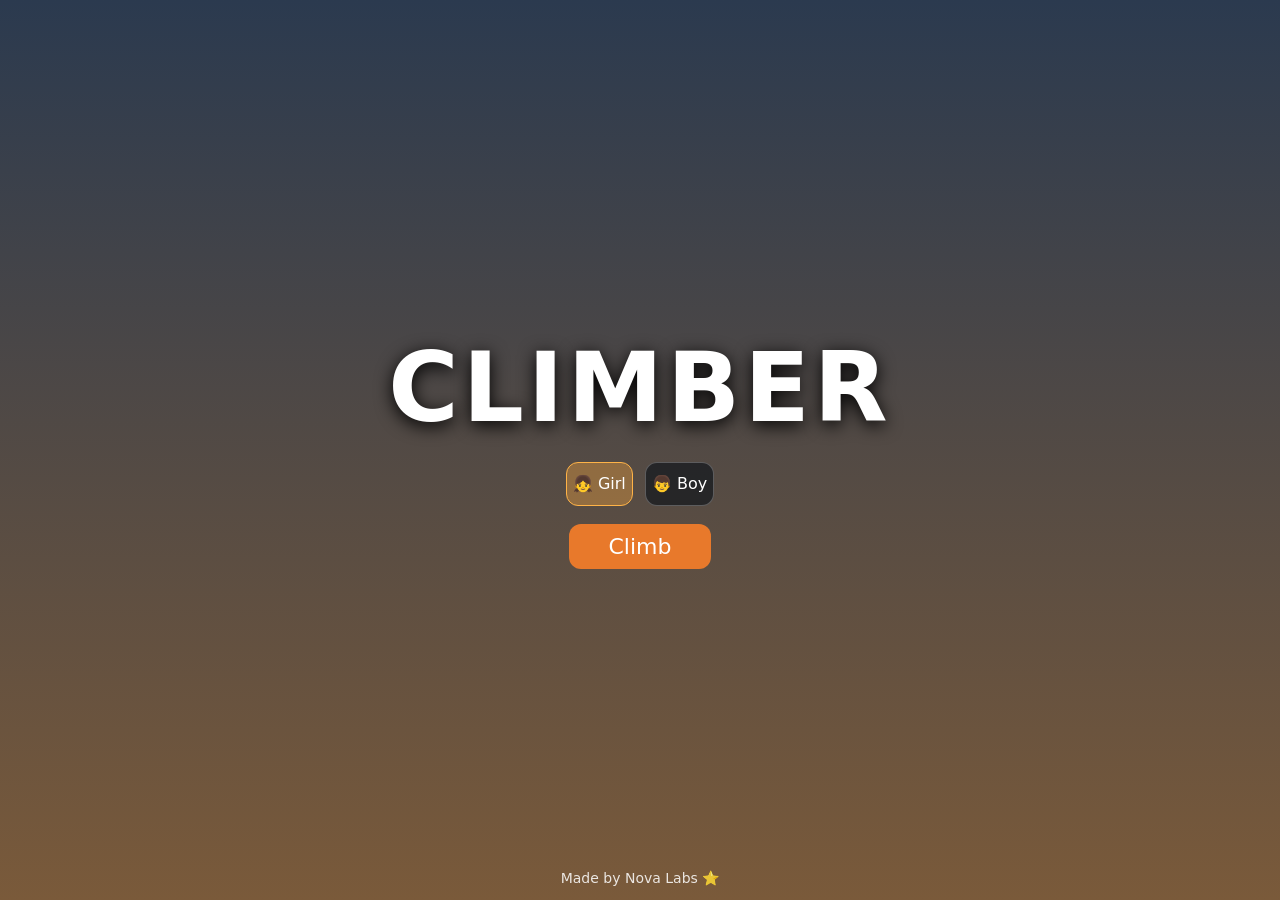
<file: index.html>
<!DOCTYPE html>
<html lang="en"><head>
<meta charset="utf-8"><title>Climber</title>
<meta name="viewport" content="width=device-width,initial-scale=1,maximum-scale=1,user-scalable=no,viewport-fit=cover">
<meta name="apple-mobile-web-app-capable" content="yes">
<link rel="stylesheet" href="engine/engine.css">
<link rel="stylesheet" href="ui/ui.css">
</head><body>
<div id="game"></div>
<div id="credit">Made by Nova Labs ⭐</div>
<script type="module" src="engine/main.js"></script>
<script defer src="audio/audio.js"></script>
<script defer src="ui/ui.js"></script>
</body></html>
</file>
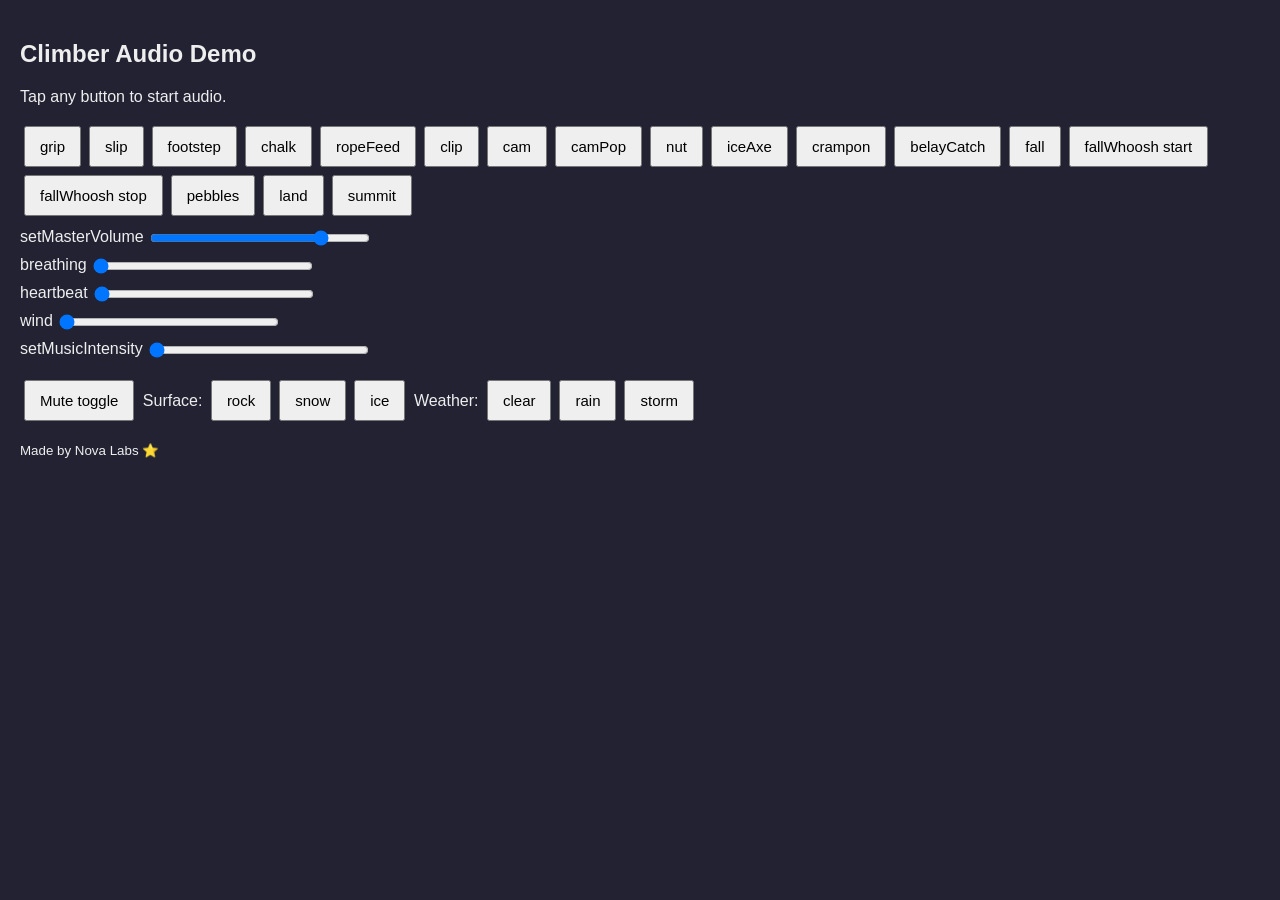
<file: audio/demo.html>
<!doctype html><html><head><meta charset="utf-8"><meta name="viewport" content="width=device-width,initial-scale=1"><title>Climber Audio Demo</title>
<style>body{font-family:sans-serif;background:#223;color:#eee;padding:12px}button{margin:4px;padding:10px 14px;font-size:15px}label{display:block;margin:8px 0}input{width:220px;vertical-align:middle}</style></head><body>
<h2>Climber Audio Demo</h2><p>Tap any button to start audio.</p><div id="b"></div><div id="s"></div>
<p><button id="mute">Mute toggle</button> Surface: <button data-s="rock">rock</button><button data-s="snow">snow</button><button data-s="ice">ice</button> Weather: <button data-w="clear">clear</button><button data-w="rain">rain</button><button data-w="storm">storm</button></p>
<p><small>Made by Nova Labs ⭐</small></p>
<script src="audio.js"></script><script>
var A=window.CLIMB_AUDIO;A.init();
var btns={grip:[0.8],slip:[],footstep:[],chalk:[],ropeFeed:[],clip:[],cam:[],camPop:[],nut:[],iceAxe:[],crampon:[],belayCatch:[0.8],fall:[],'fallWhoosh start':[true],'fallWhoosh stop':[false],pebbles:[],land:[],summit:[]};
Object.keys(btns).forEach(function(k){var b=document.createElement('button');b.textContent=k;b.onclick=function(){A[k.split(' ')[0]].apply(null,btns[k])};document.getElementById('b').appendChild(b)});
[['setMasterVolume',0,1,0.8],['breathing',0,1,0],['heartbeat',0,1,0],['wind',5300,8849,5300],['setMusicIntensity',0,1,0]].forEach(function(c){var l=document.createElement('label');l.textContent=c[0]+' ';var i=document.createElement('input');i.type='range';i.min=c[1];i.max=c[2];i.step=(c[2]-c[1])/100;i.value=c[3];i.oninput=function(){A[c[0]](+i.value)};l.appendChild(i);document.getElementById('s').appendChild(l)});
var m=false;document.getElementById('mute').onclick=function(){m=!m;A.mute(m)};
document.querySelectorAll('[data-w]').forEach(function(b){b.onclick=function(){A.weather(b.dataset.w)}});
document.querySelectorAll('[data-s]').forEach(function(b){b.onclick=function(){A.surface(b.dataset.s)}});
</script></body></html>
</file>
<file: engine/engine.css>
html,body{margin:0;height:100%;overflow:hidden;background:#87a9cf;touch-action:none;-webkit-user-select:none;user-select:none;font-family:-apple-system,system-ui,sans-serif}
#game,#game canvas{position:fixed;inset:0;width:100%;height:100%;display:block}
#credit{position:fixed;left:50%;transform:translateX(-50%);top:calc(4px + env(safe-area-inset-top));white-space:nowrap;font-size:11px;color:#fff;opacity:.8;text-shadow:0 1px 2px #000;pointer-events:none;z-index:50}
.climb-hud{position:fixed;z-index:20;color:#fff;text-shadow:0 1px 2px #000;font-size:13px}
body.has-ui .climb-hud{display:none!important}
#hud-bars{top:calc(8px + env(safe-area-inset-top));left:8px;width:150px}
.bar{height:8px;background:#0006;border-radius:4px;margin:2px 0 6px;overflow:hidden}.bar i{display:block;height:100%;width:100%}
#hud-limbs{left:8px;bottom:calc(24px + env(safe-area-inset-bottom));display:grid;grid-template-columns:repeat(2,52px);gap:6px}
#hud-gear{right:8px;bottom:calc(24px + env(safe-area-inset-bottom));display:flex;flex-direction:column;gap:6px}
.climb-hud button{font:600 12px system-ui;color:#fff;background:#0008;border:2px solid #fff6;border-radius:10px;padding:8px 6px;min-width:52px}
.climb-hud button.on{border-color:#ffd23a;background:#a7720088}
#hud-msg{top:40%;left:0;right:0;text-align:center;font-size:20px;font-weight:700;pointer-events:none;opacity:0;transition:opacity .3s}
</file>
<file: ui/ui.css>
:root{--safe-b:env(safe-area-inset-bottom,0px);--safe-l:env(safe-area-inset-left,0px);--safe-r:env(safe-area-inset-right,0px);--safe-t:env(safe-area-inset-top,0px)}
html,body{margin:0;height:100%;overflow:hidden;touch-action:none;-webkit-user-select:none;user-select:none;font-family:-apple-system,system-ui,sans-serif;color:#fff}
#cl-ui button{font:inherit;color:#fff;background:rgba(20,24,30,.72);border:1px solid rgba(255,255,255,.25);border-radius:12px;min-width:44px;min-height:44px;-webkit-tap-highlight-color:transparent}
#cl-ui button:active{background:rgba(255,170,60,.6)}
#cl-title{position:fixed;inset:0;z-index:50;display:flex;flex-direction:column;align-items:center;justify-content:center;gap:18px;background:linear-gradient(#2b3a4f,#7a5a3a);text-align:center}
#cl-title h1{font-size:clamp(42px,12vw,96px);margin:0;letter-spacing:4px;text-shadow:0 4px 18px #000}
#cl-title .pick{display:flex;gap:12px}
#cl-title .pick button.on{border-color:#ffb347;background:rgba(255,170,60,.35)}
#cl-title #cl-play{font-size:22px;padding:10px 40px;background:#e8792b;border:none}
#cl-title .credit{position:absolute;bottom:calc(14px + var(--safe-b));font-size:14px;opacity:.85}
#cl-bars{position:fixed;top:calc(10px + var(--safe-t));left:calc(10px + var(--safe-l));z-index:10;width:min(46vw,220px);display:grid;gap:6px;font-size:13px}
.cl-bar{height:12px;border-radius:6px;background:rgba(0,0,0,.5);overflow:hidden}
.cl-bar i{display:block;height:100%;width:100%;transition:width .2s}
#cl-stam i{background:#4cd964}#cl-grip i{background:#5ac8fa}
#cl-height{position:fixed;top:calc(10px + var(--safe-t));right:calc(10px + var(--safe-r));z-index:10;font-size:16px;font-weight:600;background:rgba(0,0,0,.45);padding:6px 10px;border-radius:10px}
#cl-gear{position:fixed;left:50%;transform:translateX(-50%);bottom:calc(12px + var(--safe-b));z-index:10;display:flex;flex-wrap:wrap;justify-content:center;gap:6px;width:calc(100vw - 20px);max-width:340px}
#cl-gear button{position:relative;font-size:20px;width:48px;height:48px;padding:0}
#cl-gear button b{position:absolute;right:2px;bottom:1px;font-size:11px}
#cl-gear button[disabled]{opacity:.35}
#cl-limbs{position:fixed;right:calc(12px + var(--safe-r));bottom:calc(126px + var(--safe-b));z-index:10;display:grid;grid-template-columns:repeat(2,56px);gap:8px}
#cl-limbs button{height:56px;font-size:13px}
#cl-limbs button.on{border-color:#ffb347;background:rgba(255,170,60,.45)}
#cl-toast{position:fixed;top:30%;left:50%;transform:translateX(-50%);z-index:20;background:rgba(0,0,0,.7);padding:10px 18px;border-radius:12px;font-size:18px;opacity:0;transition:opacity .3s;pointer-events:none}
#cl-toast.show{opacity:1}
#cl-bars,#cl-height{transition:opacity .6s}
#cl-ui.calm #cl-bars,#cl-ui.calm #cl-height{opacity:.15}
@media (orientation:landscape) and (max-height:500px){
 #cl-gear{left:calc(10px + var(--safe-l));transform:none;bottom:calc(14px + var(--safe-b));width:auto;max-width:min(330px,calc(100vw - 200px));flex-wrap:wrap;justify-content:flex-start}
 #cl-gear button{width:46px;height:46px;font-size:20px}
 #cl-limbs{bottom:calc(14px + var(--safe-b))}
 #cl-bars{gap:3px}#cl-title{gap:10px}#cl-title h1{font-size:56px}
}
</file>
